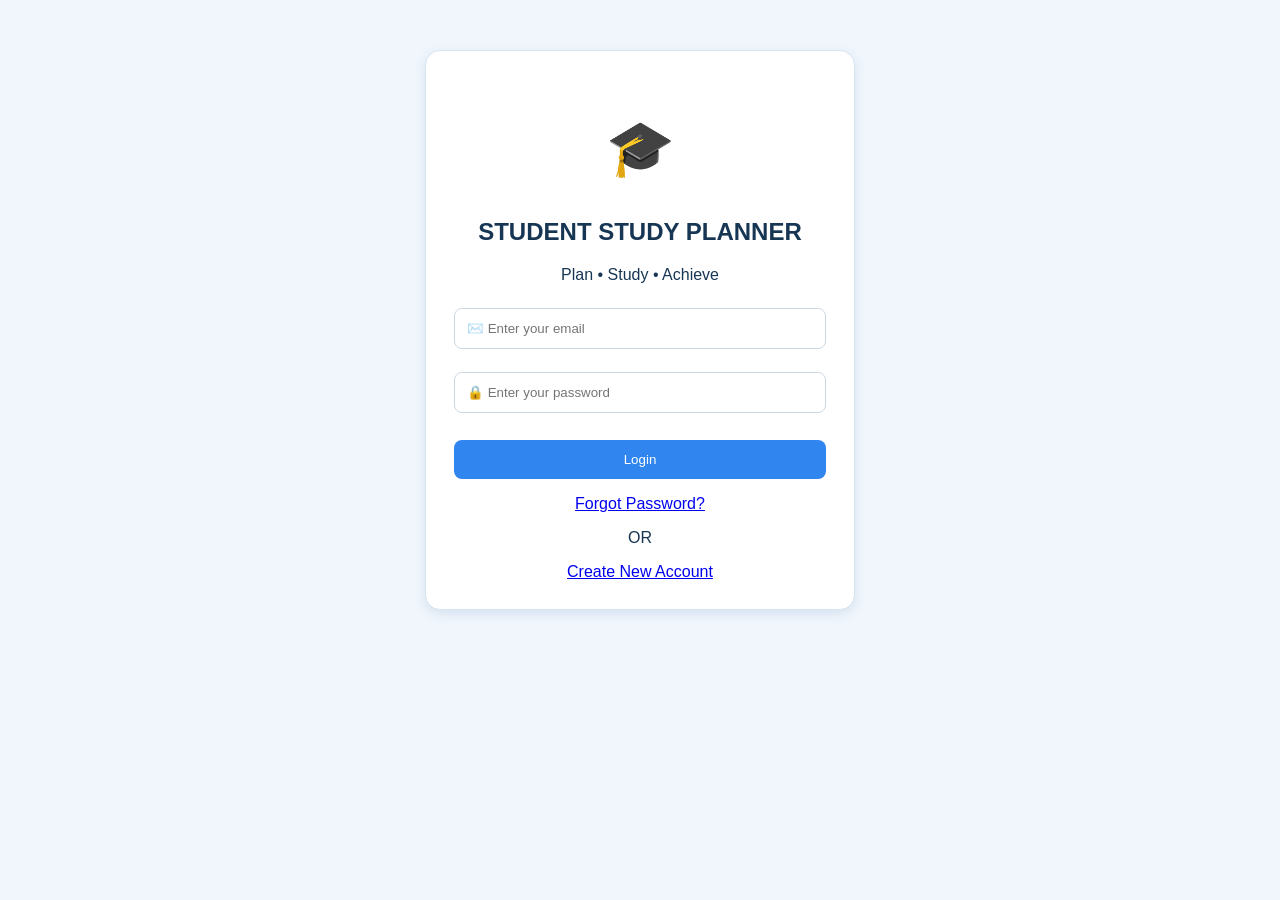
<file: index.html>
<!DOCTYPE html>
<html lang="en">
<head>
    <meta charset="UTF-8">
    <meta name="viewport" content="width=device-width, initial-scale=1.0">
    <title>Student Study Planner - Login</title>
    <link rel="stylesheet" href="style.css">
</head>
<body>
    <div class="card login">
        <h1>🎓</h1>
        <h2>STUDENT STUDY PLANNER</h2>
        <p>Plan • Study • Achieve</p>

        <form onsubmit="login(event)">
            <input type="email" placeholder="✉️ Enter your email" required>
            <input type="password" placeholder="🔒 Enter your password" required>
            <button type="submit">Login</button>
        </form>

        <p><a href="#" onclick="alert('Contact administrator to reset password')">Forgot Password?</a></p>
        <p>OR</p>
        <a href="register.html">Create New Account</a>
    </div>

    <script>
        function login(event) {
            event.preventDefault();
            window.location.href = "home.html";
        }
    </script>
</body>
</html>
</file>
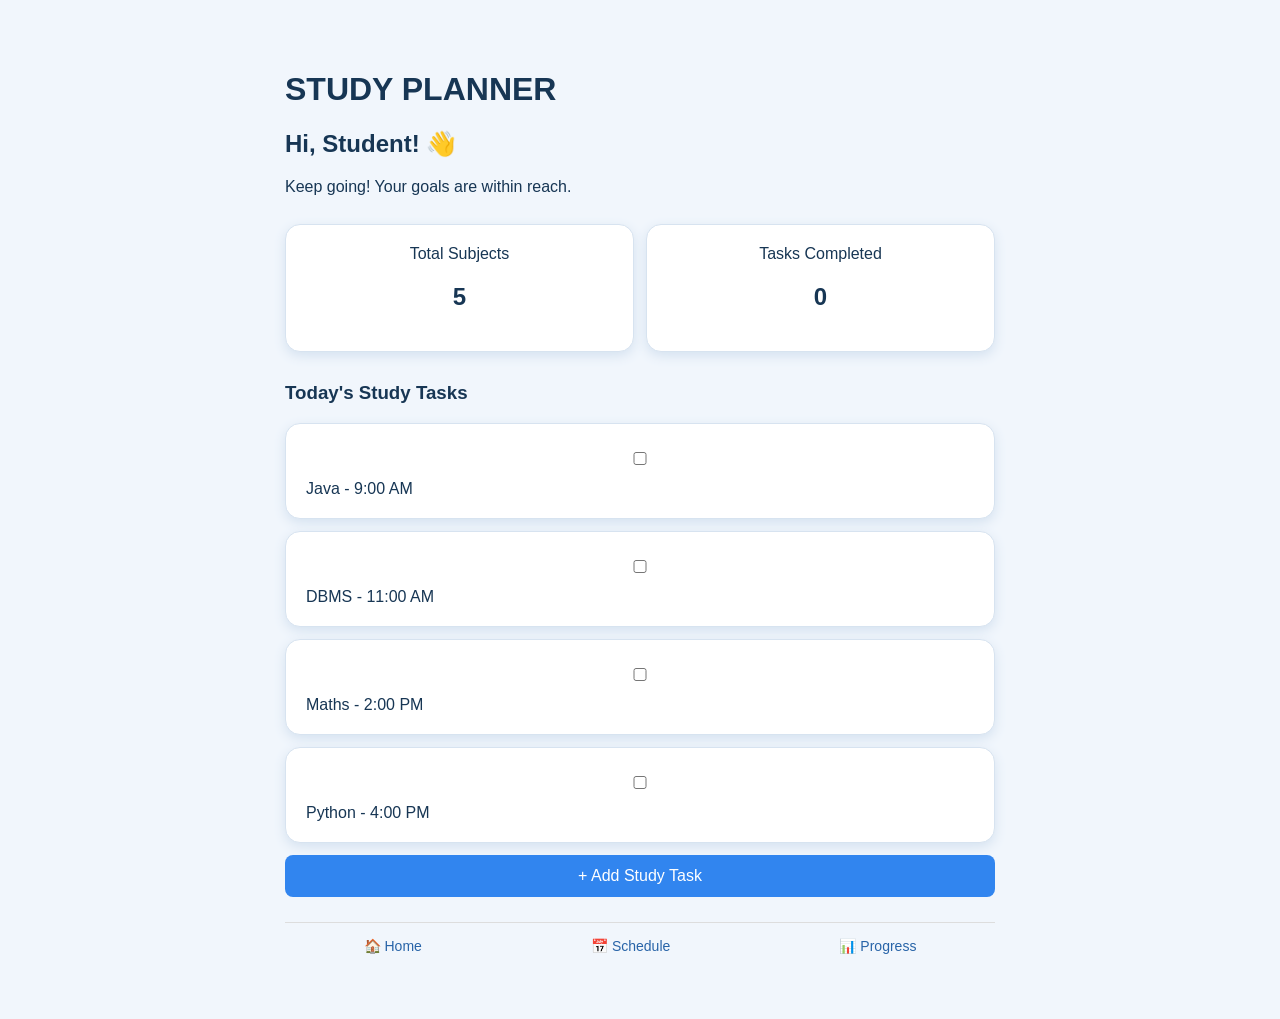
<file: home.html>
<!DOCTYPE html>
<html lang="en">
<head>
    <meta charset="UTF-8">
    <meta name="viewport" content="width=device-width, initial-scale=1.0">
    <title>Home Dashboard</title>
    <link rel="stylesheet" href="style.css">
</head>
<body>
    <div class="container">
        <h1>STUDY PLANNER</h1>
        <h2>Hi, Student! 👋</h2>
        <p>Keep going! Your goals are within reach.</p>

        <div class="stats">
            <div class="card">Total Subjects<h2>5</h2></div>
            <div class="card">Tasks Completed<h2 id="count">0</h2></div>
        </div>

        <h3>Today's Study Tasks</h3>
        <div class="card">
            <label><input type="checkbox" onchange="update()"> Java - 9:00 AM</label>
        </div>
        <div class="card">
            <label><input type="checkbox" onchange="update()"> DBMS - 11:00 AM</label>
        </div>
        <div class="card">
            <label><input type="checkbox" onchange="update()"> Maths - 2:00 PM</label>
        </div>
        <div class="card">
            <label><input type="checkbox" onchange="update()"> Python - 4:00 PM</label>
        </div>

        <a class="btn" href="add-task.html">+ Add Study Task</a>

        <nav>
            <a href="home.html">🏠 Home</a>
            <a href="schedule.html">📅 Schedule</a>
            <a href="progress.html">📊 Progress</a>
        </nav>
    </div>

    <script>
        function update() {
            let boxes = document.querySelectorAll('input[type="checkbox"]');
            let total = 0;
            boxes.forEach(box => {
                if (box.checked) total++;
            });
            document.getElementById("count").textContent = total;
        }
    </script>
</body>
</html>
</file>
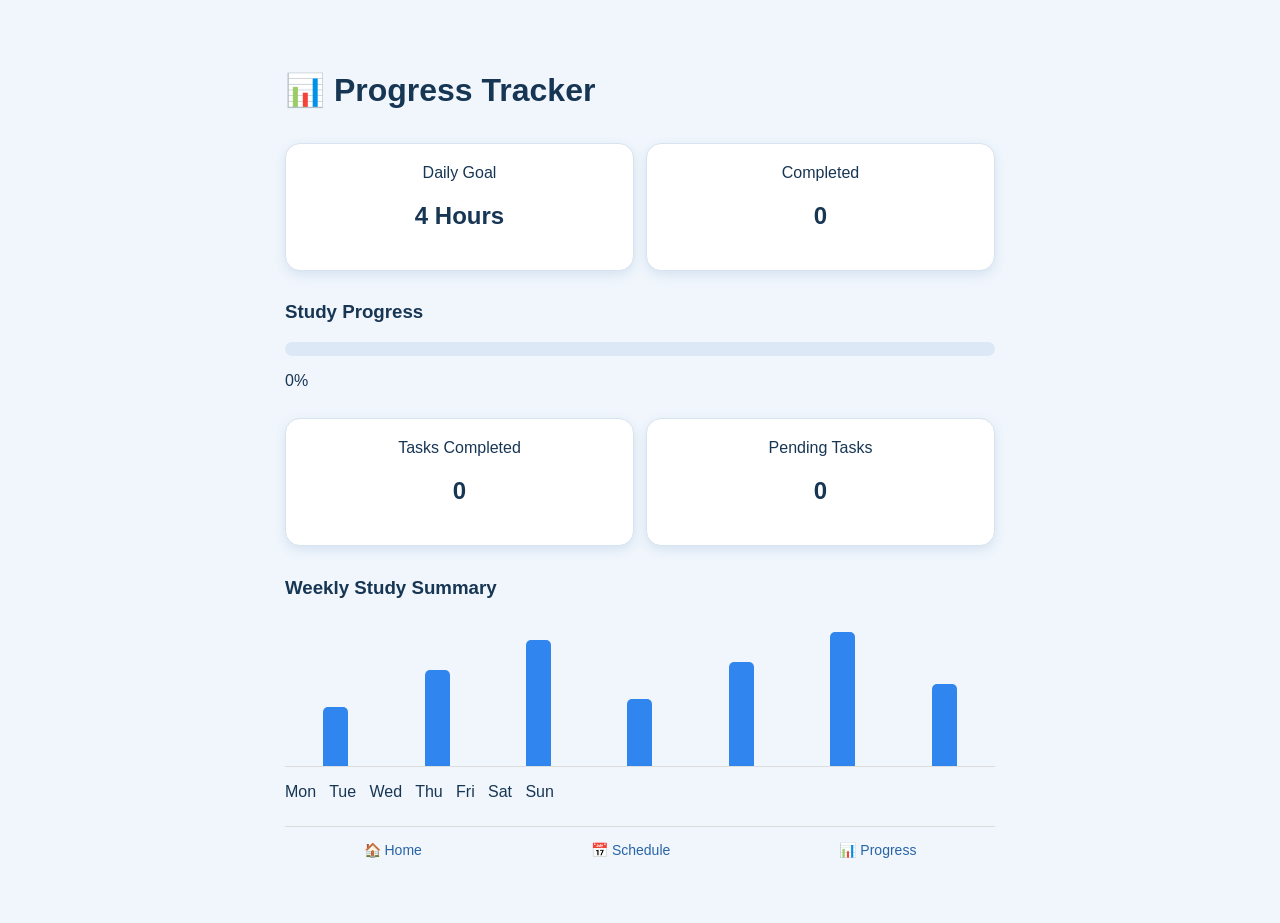
<file: progress.html>
<!DOCTYPE html>
<html lang="en">
<head>
    <meta charset="UTF-8">
    <meta name="viewport" content="width=device-width, initial-scale=1.0">
    <title>Progress Tracker</title>
    <link rel="stylesheet" href="style.css">
</head>
<body>
    <div class="container">
        <h1>📊 Progress Tracker</h1>

        <div class="stats">
            <div class="card">Daily Goal<h2>4 Hours</h2></div>
            <div class="card">Completed<h2 id="completed">0</h2></div>
        </div>

        <h3>Study Progress</h3>
        <div class="progress">
            <div class="fill" id="fill"></div>
        </div>
        <p id="percentage">0%</p>

        <div class="stats">
            <div class="card">Tasks Completed<h2 id="done">0</h2></div>
            <div class="card">Pending Tasks<h2 id="pending">0</h2></div>
        </div>

        <h3>Weekly Study Summary</h3>
        <div class="chart">
            <div style="height:40%"></div>
            <div style="height:65%"></div>
            <div style="height:85%"></div>
            <div style="height:45%"></div>
            <div style="height:70%"></div>
            <div style="height:90%"></div>
            <div style="height:55%"></div>
        </div>
        <p>Mon &nbsp; Tue &nbsp; Wed &nbsp; Thu &nbsp; Fri &nbsp; Sat &nbsp; Sun</p>

        <nav>
            <a href="home.html">🏠 Home</a>
            <a href="schedule.html">📅 Schedule</a>
            <a href="progress.html">📊 Progress</a>
        </nav>
    </div>

    <script>
        let tasks = JSON.parse(localStorage.getItem("tasks") || "[]");
        let completed = tasks.filter(task => task.done).length;
        let pending = tasks.length - completed;
        let percent = tasks.length
            ? Math.round(completed / tasks.length * 100)
            : 0;

        document.getElementById("completed").textContent = completed;
        document.getElementById("done").textContent = completed;
        document.getElementById("pending").textContent = pending;
        document.getElementById("fill").style.width = percent + "%";
        document.getElementById("percentage").textContent = percent + "%";
    </script>
</body>
</html>
</file>
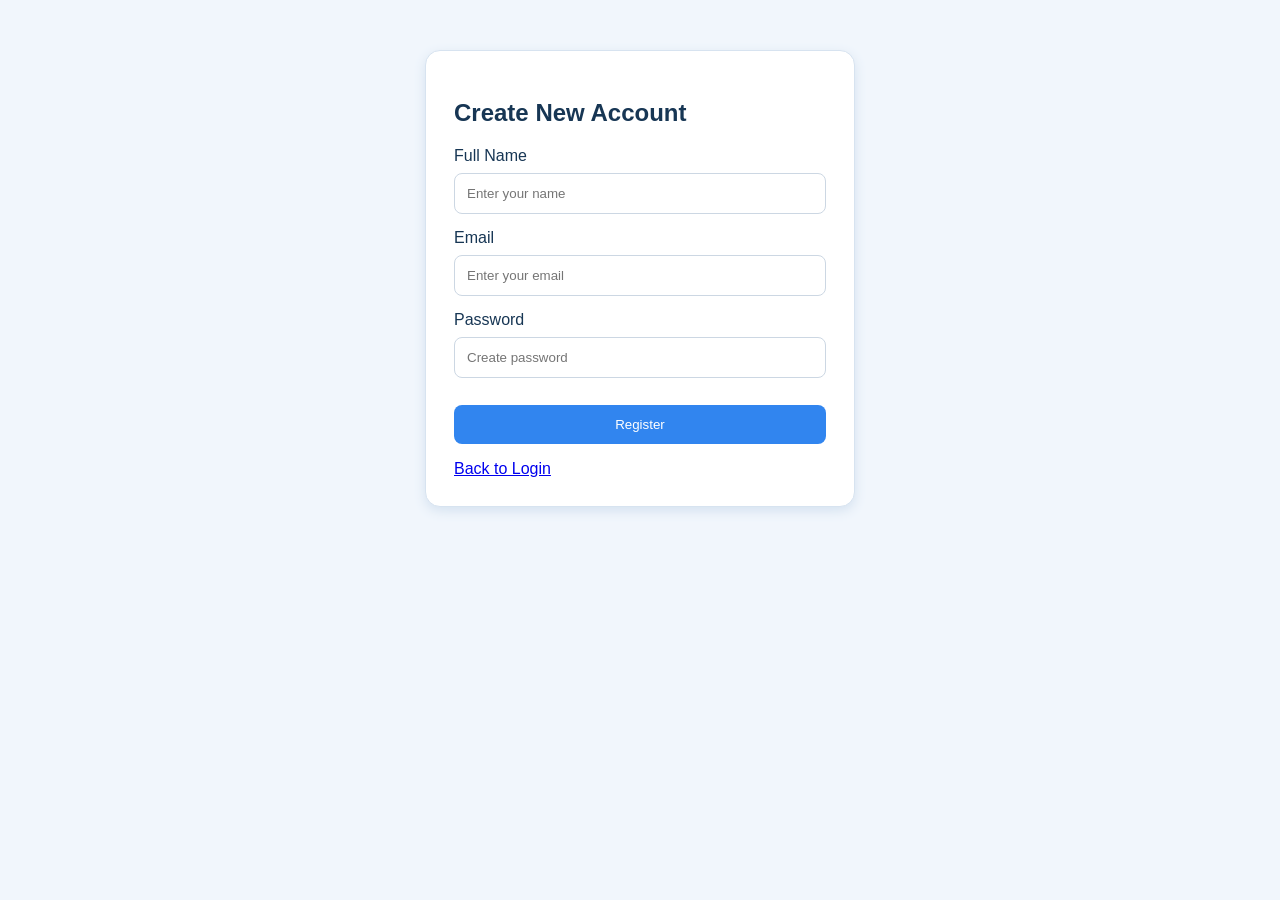
<file: register.html>
<!DOCTYPE html>
<html lang="en">
<head>
    <meta charset="UTF-8">
    <meta name="viewport" content="width=device-width, initial-scale=1.0">
    <title>Create Account</title>
    <link rel="stylesheet" href="style.css">
</head>
<body>
    <div class="card form-card">
        <h2>Create New Account</h2>

        <form onsubmit="register(event)">
            <label>Full Name</label>
            <input type="text" placeholder="Enter your name" required>

            <label>Email</label>
            <input type="email" placeholder="Enter your email" required>

            <label>Password</label>
            <input type="password" placeholder="Create password" required>

            <button type="submit">Register</button>
        </form>

        <p id="message"></p>
        <a href="index.html">Back to Login</a>
    </div>

    <script>
        function register(event) {
            event.preventDefault();
            document.getElementById("message").textContent =
                "Demo registration completed!";
        }
    </script>
</body>
</html>
</file>
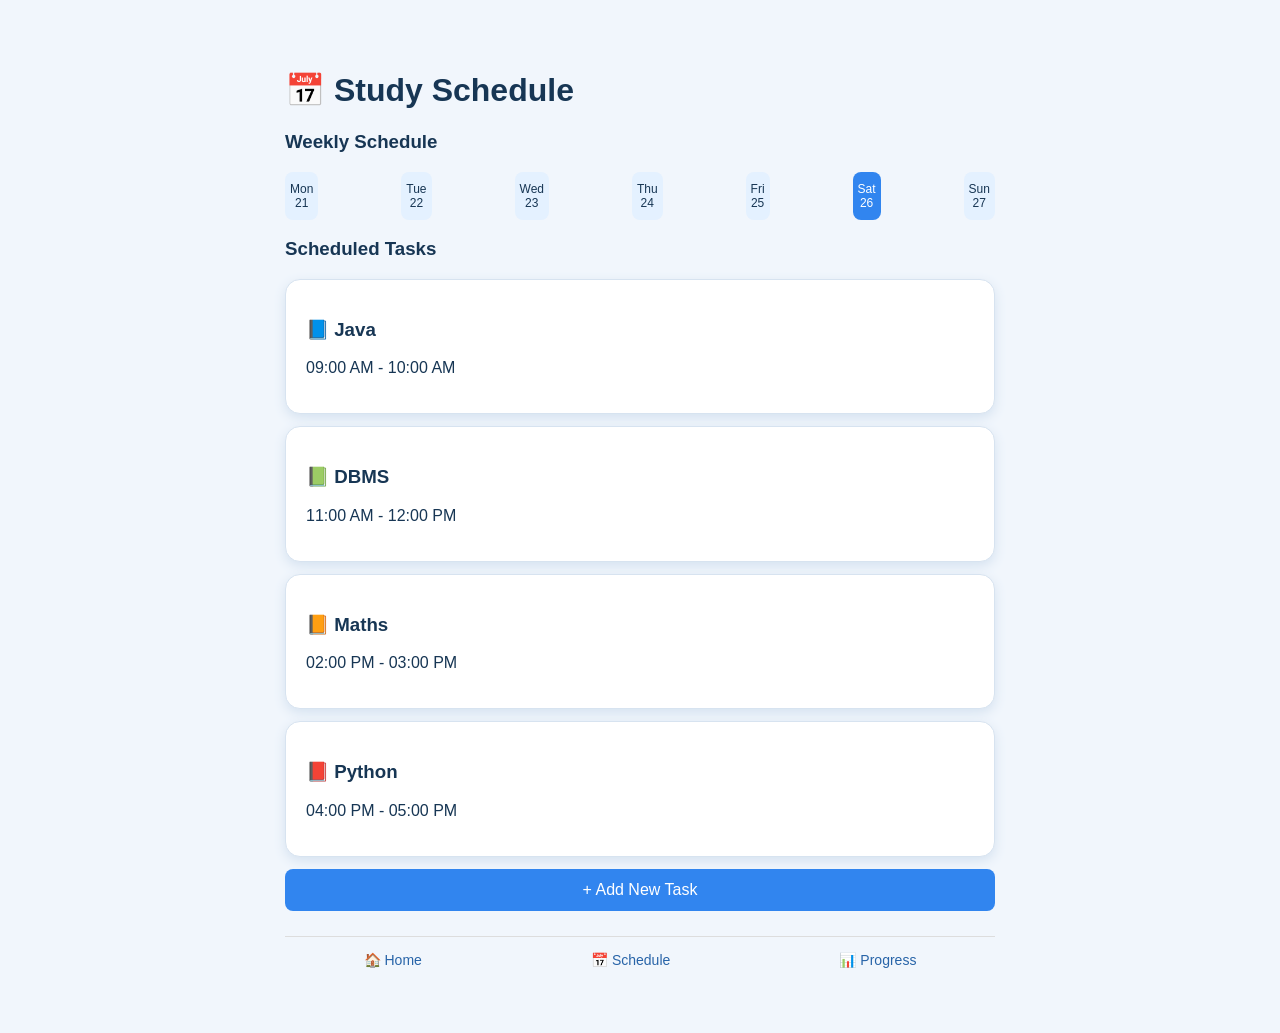
<file: schedule.html>
<!DOCTYPE html>
<html lang="en">
<head>
    <meta charset="UTF-8">
    <meta name="viewport" content="width=device-width, initial-scale=1.0">
    <title>Study Schedule</title>
    <link rel="stylesheet" href="style.css">
</head>
<body>
    <div class="container">
        <h1>📅 Study Schedule</h1>
        <h3>Weekly Schedule</h3>

        <div class="days">
            <span>Mon<br>21</span>
            <span>Tue<br>22</span>
            <span>Wed<br>23</span>
            <span>Thu<br>24</span>
            <span>Fri<br>25</span>
            <span class="active">Sat<br>26</span>
            <span>Sun<br>27</span>
        </div>

        <h3>Scheduled Tasks</h3>

        <div class="card">
            <h3>📘 Java</h3>
            <p>09:00 AM - 10:00 AM</p>
        </div>
        <div class="card">
            <h3>📗 DBMS</h3>
            <p>11:00 AM - 12:00 PM</p>
        </div>
        <div class="card">
            <h3>📙 Maths</h3>
            <p>02:00 PM - 03:00 PM</p>
        </div>
        <div class="card">
            <h3>📕 Python</h3>
            <p>04:00 PM - 05:00 PM</p>
        </div>

        <a class="btn" href="add-task.html">+ Add New Task</a>

        <nav>
            <a href="home.html">🏠 Home</a>
            <a href="schedule.html">📅 Schedule</a>
            <a href="progress.html">📊 Progress</a>
        </nav>
    </div>
</body>
</html>
</file>
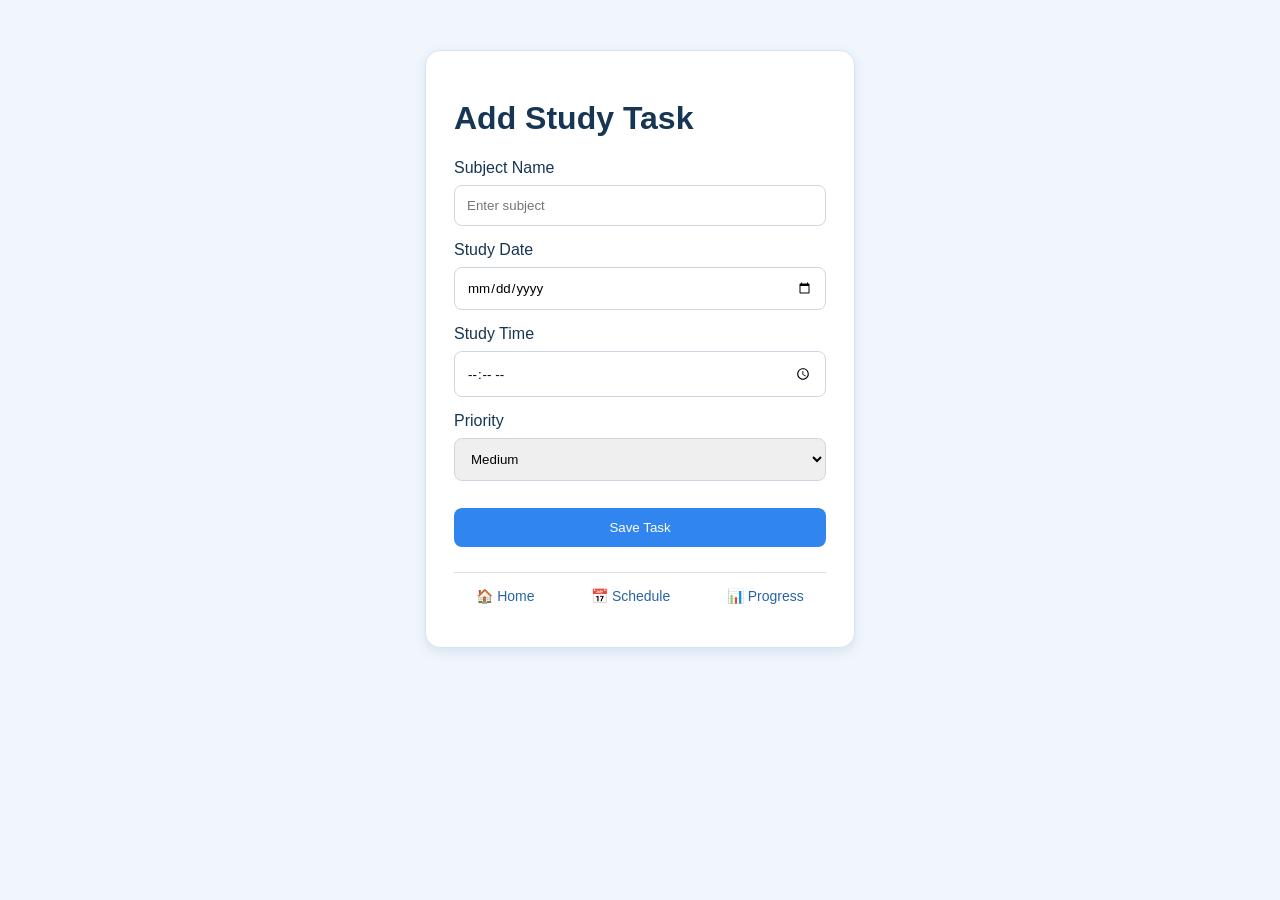
<file: task.html>
<!DOCTYPE html>
<html lang="en">
<head>
    <meta charset="UTF-8">
    <meta name="viewport" content="width=device-width, initial-scale=1.0">
    <title>Add Study Task</title>
    <link rel="stylesheet" href="style.css">
</head>
<body>
    <div class="card form-card">
        <h1>Add Study Task</h1>

        <form onsubmit="saveTask(event)">
            <label>Subject Name</label>
            <input id="subject" type="text" placeholder="Enter subject" required>

            <label>Study Date</label>
            <input id="date" type="date" required>

            <label>Study Time</label>
            <input id="time" type="time" required>

            <label>Priority</label>
            <select id="priority">
                <option>High</option>
                <option selected>Medium</option>
                <option>Low</option>
            </select>

            <button type="submit">Save Task</button>
        </form>

        <p id="message"></p>

        <nav>
            <a href="home.html">🏠 Home</a>
            <a href="schedule.html">📅 Schedule</a>
            <a href="progress.html">📊 Progress</a>
        </nav>
    </div>

    <script>
        function saveTask(event) {
            event.preventDefault();

            let task = {
                subject: document.getElementById("subject").value,
                date: document.getElementById("date").value,
                time: document.getElementById("time").value,
                priority: document.getElementById("priority").value
            };

            let tasks = JSON.parse(localStorage.getItem("tasks") || "[]");
            tasks.push(task);
            localStorage.setItem("tasks", JSON.stringify(tasks));

            document.getElementById("message").textContent =
                "Task saved successfully!";

            event.target.reset();
        }
    </script>
</body>
</html>
</file>
<file: style.css>
* {
    box-sizing: border-box;
    font-family: Arial, sans-serif;
}

body {
    margin: 0;
    background: #f1f6fc;
    color: #173654;
}

.container {
    max-width: 750px;
    margin: 30px auto;
    padding: 20px;
}

.card {
    background: white;
    padding: 20px;
    margin: 12px 0;
    border: 1px solid #d7e3f0;
    border-radius: 15px;
    box-shadow: 0 4px 12px #d5e2f0;
}

.login, .form-card {
    max-width: 430px;
    margin: 50px auto;
    padding: 28px;
}

.login {
    text-align: center;
}

.login h1 {
    font-size: 55px;
}

input, select {
    width: 100%;
    padding: 12px;
    margin: 8px 0 15px;
    border: 1px solid #ccd7e3;
    border-radius: 8px;
}

button, .btn {
    display: block;
    width: 100%;
    padding: 12px;
    margin-top: 12px;
    background: #3185ef;
    color: white;
    text-decoration: none;
    text-align: center;
    border: none;
    border-radius: 8px;
    cursor: pointer;
}

.stats {
    display: flex;
    gap: 12px;
}

.stats .card {
    flex: 1;
    text-align: center;
}

nav {
    display: flex;
    justify-content: space-around;
    gap: 12px;
    margin-top: 25px;
    padding: 15px 0;
    border-top: 1px solid #ddd;
}

nav a {
    color: #2864a8;
    text-decoration: none;
    font-size: 14px;
}

.days {
    display: flex;
    justify-content: space-between;
    gap: 5px;
}

.days span {
    background: #e4f1ff;
    padding: 10px 5px;
    border-radius: 8px;
    text-align: center;
    font-size: 12px;
}

.days .active {
    background: #3185ef;
    color: white;
}

.progress {
    height: 14px;
    background: #dce8f5;
    border-radius: 10px;
    overflow: hidden;
}

.fill {
    width: 0;
    height: 100%;
    background: #3185ef;
}

.chart {
    height: 150px;
    display: flex;
    align-items: end;
    justify-content: space-around;
    border-bottom: 1px solid #ddd;
}

.chart div {
    width: 25px;
    background: #3185ef;
    border-radius: 5px 5px 0 0;
}

@media (max-width: 500px) {
    .container {
        margin: 10px auto;
        padding: 12px;
    }

    .stats {
        gap: 5px;
    }
}
</file>
